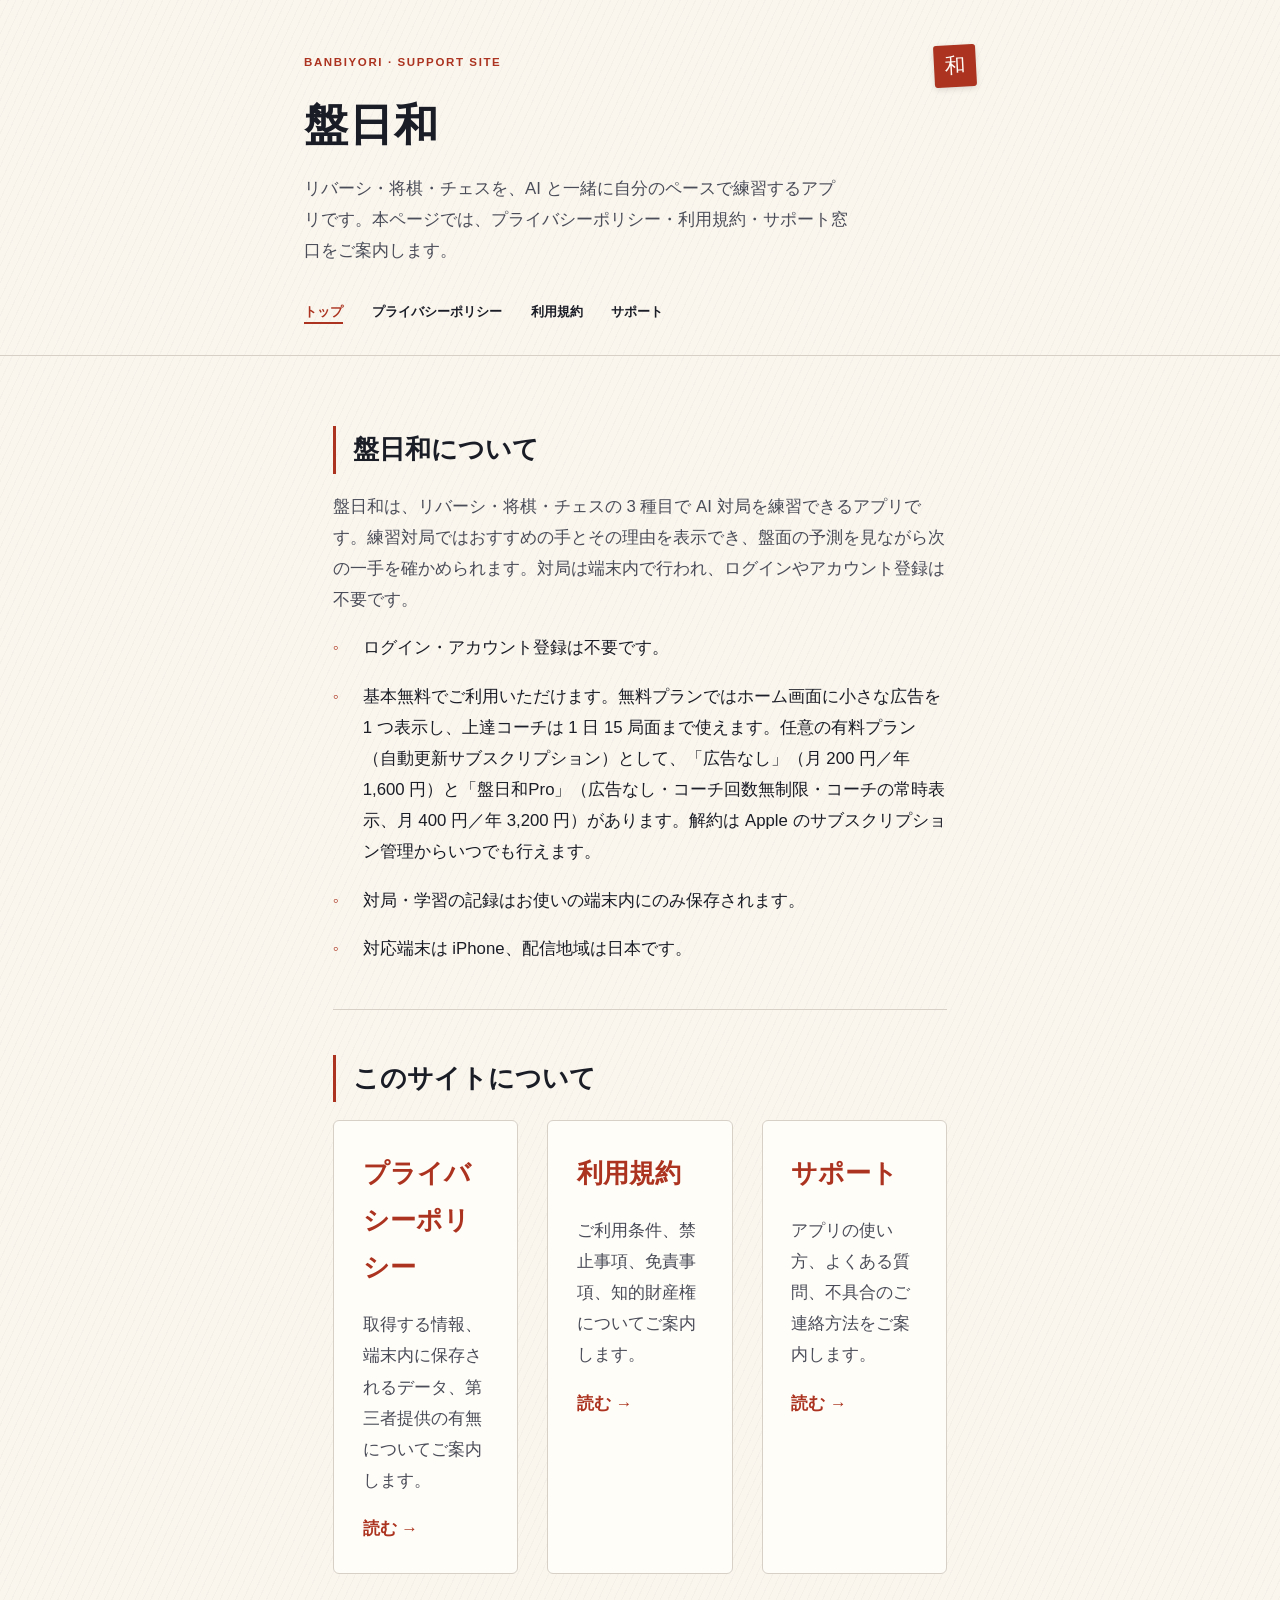
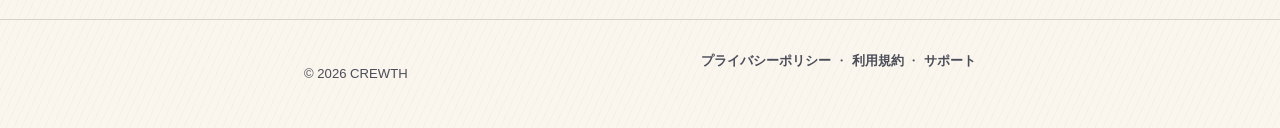
<file: docs/index.html>
<!doctype html>
<html lang="ja">
<head>
<meta charset="UTF-8" />
<meta name="viewport" content="width=device-width, initial-scale=1" />
<title>盤日和 — サポート・プライバシーポリシー・利用規約</title>
<meta
  name="description"
  content="盤日和（リバーシ・将棋・チェスの練習アプリ）の公開情報ページ。プライバシーポリシー・利用規約・サポート窓口をご案内します。"
/>
<link rel="stylesheet" href="style.css" />
</head>
<body>
<a class="skip-link" href="#main">本文へ移動</a>
<header class="site-header">
  <div class="site-header__inner">
    <span class="seal" aria-hidden="true">和</span>
    <p class="eyebrow">BANBIYORI · SUPPORT SITE</p>
    <h1 class="site-title">盤日和</h1>
    <p class="site-tagline">
      リバーシ・将棋・チェスを、AI と一緒に自分のペースで練習するアプリです。本ページでは、プライバシーポリシー・利用規約・サポート窓口をご案内します。
    </p>
    <nav class="site-nav" aria-label="ページ内ナビゲーション">
      <ul>
        <li><a href="index.html" aria-current="page">トップ</a></li>
        <li><a href="privacy.html">プライバシーポリシー</a></li>
        <li><a href="terms.html">利用規約</a></li>
        <li><a href="support.html">サポート</a></li>
      </ul>
    </nav>
  </div>
</header>

<main id="main">
  <section aria-labelledby="about-heading">
    <h2 id="about-heading">盤日和について</h2>
    <p>
      盤日和は、リバーシ・将棋・チェスの 3 種目で AI 対局を練習できるアプリです。練習対局ではおすすめの手とその理由を表示でき、盤面の予測を見ながら次の一手を確かめられます。対局は端末内で行われ、ログインやアカウント登録は不要です。
    </p>
    <ul class="fact-list">
      <li>ログイン・アカウント登録は不要です。</li>
      <li>基本無料でご利用いただけます。無料プランではホーム画面に小さな広告を 1 つ表示し、上達コーチは 1 日 15 局面まで使えます。任意の有料プラン（自動更新サブスクリプション）として、「広告なし」（月 200 円／年 1,600 円）と「盤日和Pro」（広告なし・コーチ回数無制限・コーチの常時表示、月 400 円／年 3,200 円）があります。解約は Apple のサブスクリプション管理からいつでも行えます。</li>
      <li>対局・学習の記録はお使いの端末内にのみ保存されます。</li>
      <li>対応端末は iPhone、配信地域は日本です。</li>
    </ul>
  </section>

  <section aria-labelledby="links-heading">
    <h2 id="links-heading">このサイトについて</h2>
    <div class="index-grid">
      <article class="index-card">
        <h2><a href="privacy.html">プライバシーポリシー</a></h2>
        <p>取得する情報、端末内に保存されるデータ、第三者提供の有無についてご案内します。</p>
        <a href="privacy.html">読む →</a>
      </article>
      <article class="index-card">
        <h2><a href="terms.html">利用規約</a></h2>
        <p>ご利用条件、禁止事項、免責事項、知的財産権についてご案内します。</p>
        <a href="terms.html">読む →</a>
      </article>
      <article class="index-card">
        <h2><a href="support.html">サポート</a></h2>
        <p>アプリの使い方、よくある質問、不具合のご連絡方法をご案内します。</p>
        <a href="support.html">読む →</a>
      </article>
    </div>
  </section>
</main>

<footer class="site-footer">
  <div class="site-footer__inner">
    <p>&copy; 2026 CREWTH</p>
    <nav aria-label="フッターナビゲーション">
      <a href="privacy.html">プライバシーポリシー</a> ・
      <a href="terms.html">利用規約</a> ・
      <a href="support.html">サポート</a>
    </nav>
  </div>
</footer>
</body>
</html>
</file>
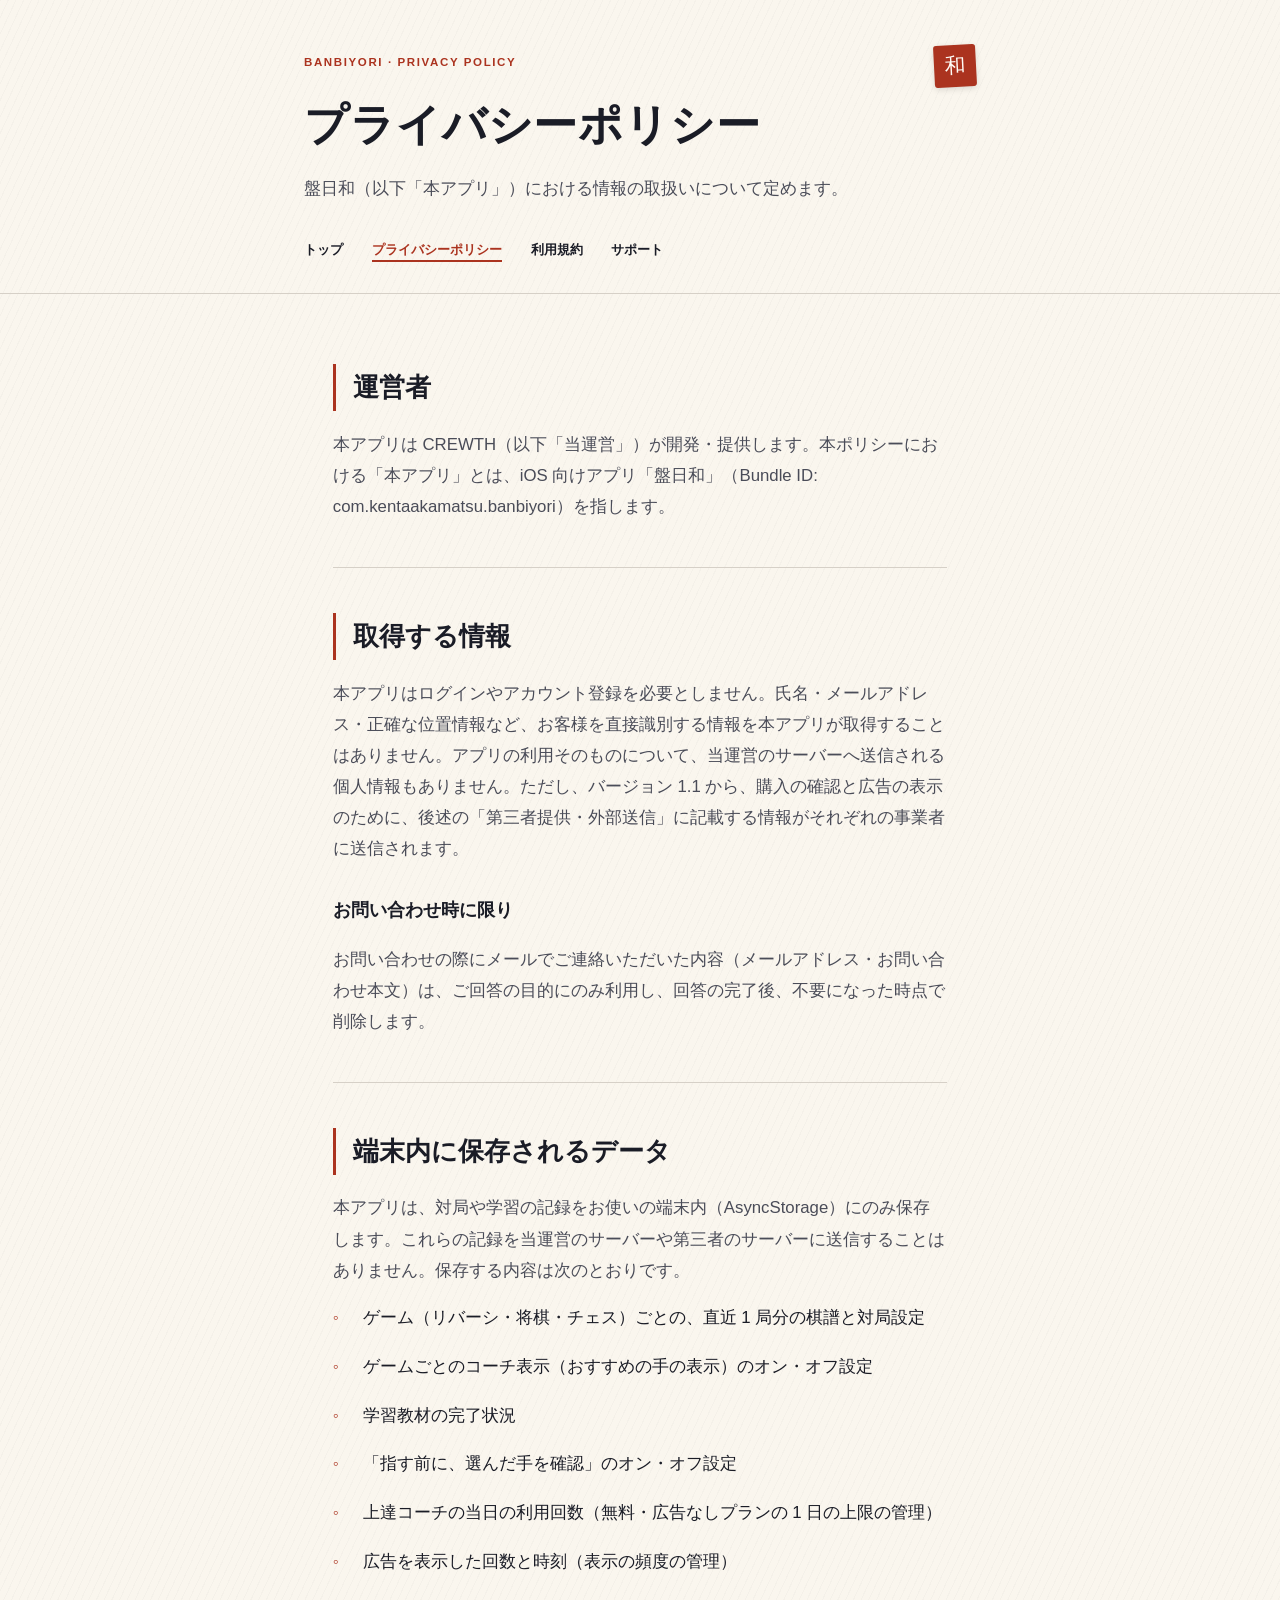
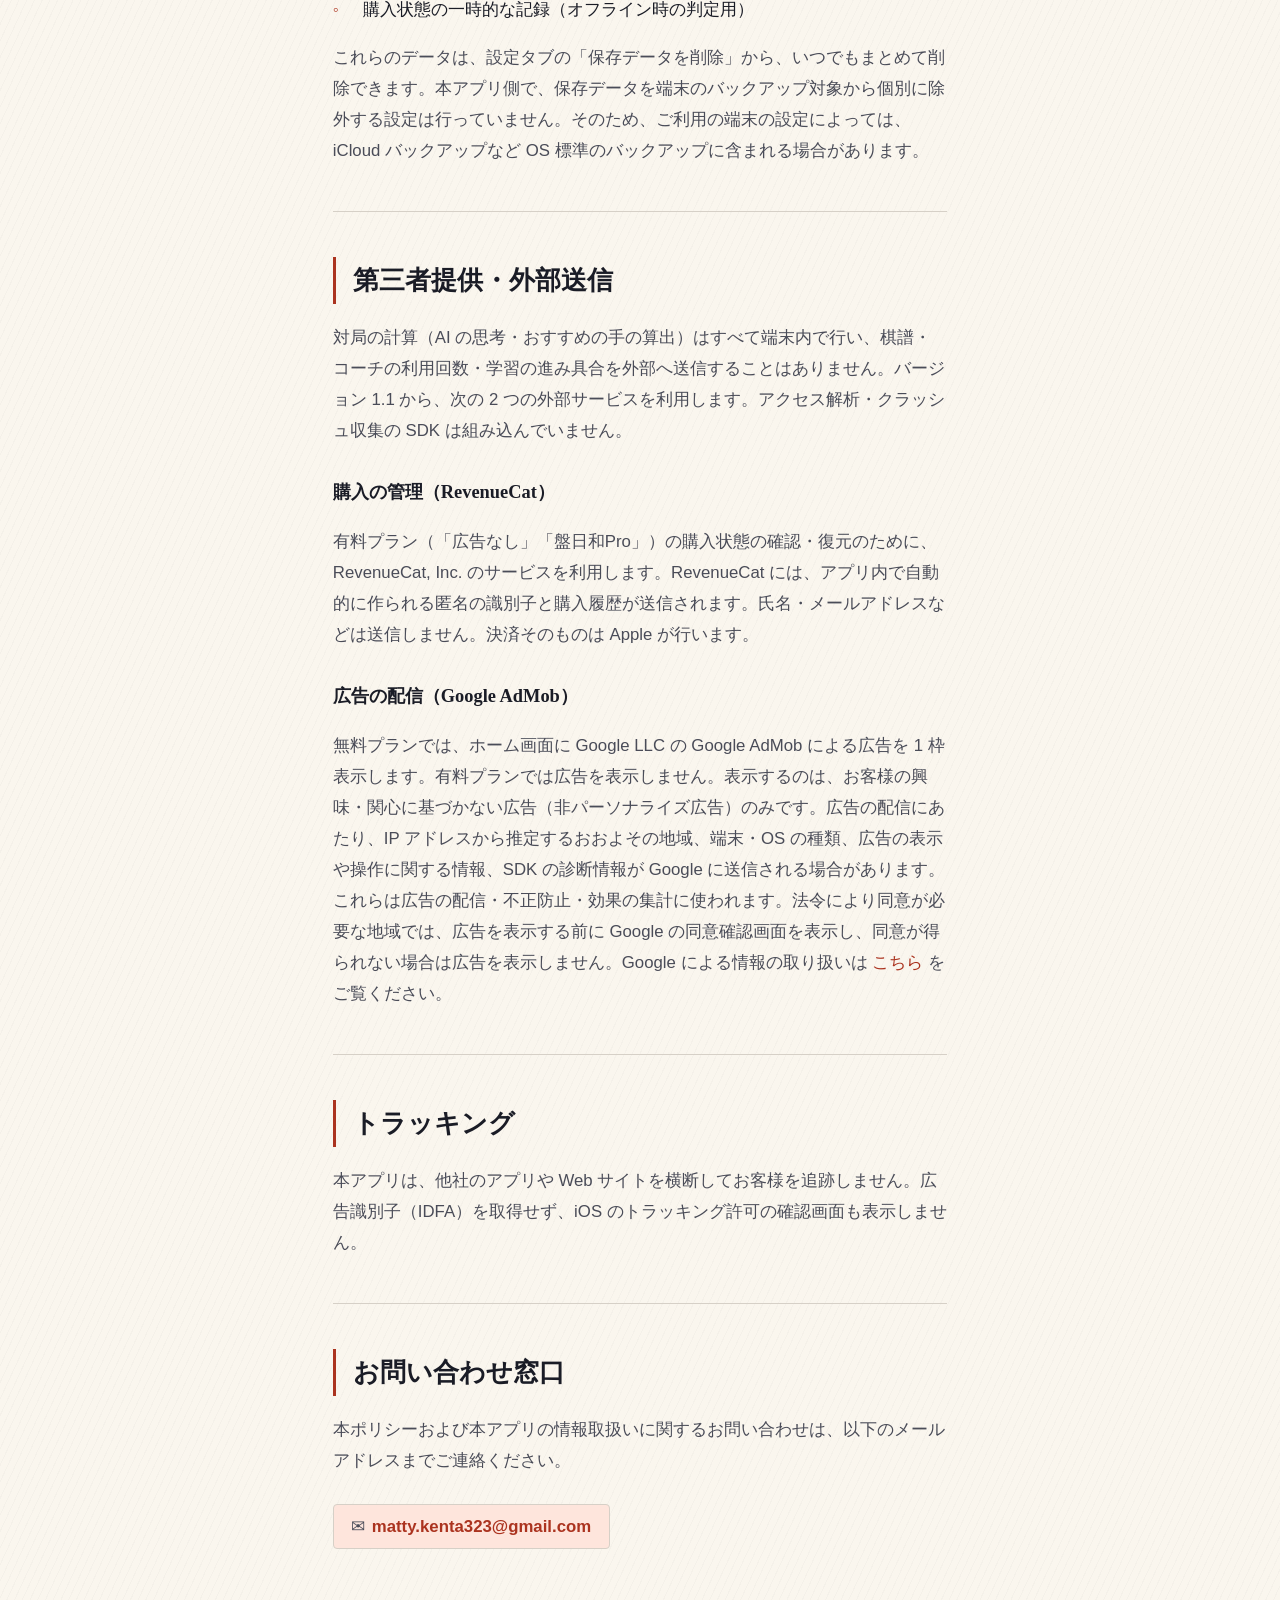
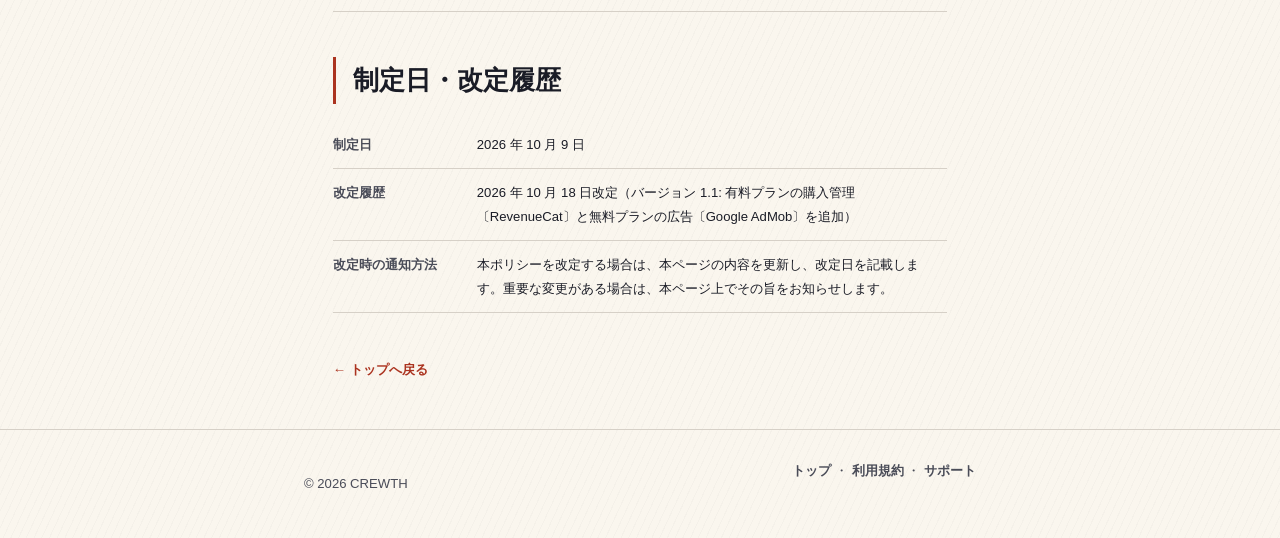
<file: docs/privacy.html>
<!doctype html>
<html lang="ja">
<head>
<meta charset="UTF-8" />
<meta name="viewport" content="width=device-width, initial-scale=1" />
<title>プライバシーポリシー — 盤日和</title>
<meta
  name="description"
  content="盤日和のプライバシーポリシー。取得する情報、端末内に保存されるデータ、第三者提供の有無、お問い合わせ窓口をご案内します。"
/>
<link rel="stylesheet" href="style.css" />
</head>
<body>
<a class="skip-link" href="#main">本文へ移動</a>
<header class="site-header">
  <div class="site-header__inner">
    <span class="seal" aria-hidden="true">和</span>
    <p class="eyebrow">BANBIYORI · PRIVACY POLICY</p>
    <h1 class="site-title">プライバシーポリシー</h1>
    <p class="site-tagline">盤日和（以下「本アプリ」）における情報の取扱いについて定めます。</p>
    <nav class="site-nav" aria-label="ページ内ナビゲーション">
      <ul>
        <li><a href="index.html">トップ</a></li>
        <li><a href="privacy.html" aria-current="page">プライバシーポリシー</a></li>
        <li><a href="terms.html">利用規約</a></li>
        <li><a href="support.html">サポート</a></li>
      </ul>
    </nav>
  </div>
</header>

<main id="main">
  <section aria-labelledby="operator-heading">
    <h2 id="operator-heading">運営者</h2>
    <p>本アプリは CREWTH（以下「当運営」）が開発・提供します。本ポリシーにおける「本アプリ」とは、iOS 向けアプリ「盤日和」（Bundle ID: com.kentaakamatsu.banbiyori）を指します。</p>
  </section>

  <section aria-labelledby="collect-heading">
    <h2 id="collect-heading">取得する情報</h2>
    <p>
      本アプリはログインやアカウント登録を必要としません。氏名・メールアドレス・正確な位置情報など、お客様を直接識別する情報を本アプリが取得することはありません。アプリの利用そのものについて、当運営のサーバーへ送信される個人情報もありません。ただし、バージョン 1.1 から、購入の確認と広告の表示のために、後述の「第三者提供・外部送信」に記載する情報がそれぞれの事業者に送信されます。
    </p>
    <h3>お問い合わせ時に限り</h3>
    <p>
      お問い合わせの際にメールでご連絡いただいた内容（メールアドレス・お問い合わせ本文）は、ご回答の目的にのみ利用し、回答の完了後、不要になった時点で削除します。
    </p>
  </section>

  <section aria-labelledby="ondevice-heading">
    <h2 id="ondevice-heading">端末内に保存されるデータ</h2>
    <p>
      本アプリは、対局や学習の記録をお使いの端末内（AsyncStorage）にのみ保存します。これらの記録を当運営のサーバーや第三者のサーバーに送信することはありません。保存する内容は次のとおりです。
    </p>
    <ul class="fact-list">
      <li>ゲーム（リバーシ・将棋・チェス）ごとの、直近 1 局分の棋譜と対局設定</li>
      <li>ゲームごとのコーチ表示（おすすめの手の表示）のオン・オフ設定</li>
      <li>学習教材の完了状況</li>
      <li>「指す前に、選んだ手を確認」のオン・オフ設定</li>
      <li>上達コーチの当日の利用回数（無料・広告なしプランの 1 日の上限の管理）</li>
      <li>広告を表示した回数と時刻（表示の頻度の管理）</li>
      <li>購入状態の一時的な記録（オフライン時の判定用）</li>
    </ul>
    <p>
      これらのデータは、設定タブの「保存データを削除」から、いつでもまとめて削除できます。本アプリ側で、保存データを端末のバックアップ対象から個別に除外する設定は行っていません。そのため、ご利用の端末の設定によっては、iCloud バックアップなど OS 標準のバックアップに含まれる場合があります。
    </p>
  </section>

  <section aria-labelledby="third-party-heading">
    <h2 id="third-party-heading">第三者提供・外部送信</h2>
    <p>
      対局の計算（AI の思考・おすすめの手の算出）はすべて端末内で行い、棋譜・コーチの利用回数・学習の進み具合を外部へ送信することはありません。バージョン 1.1 から、次の 2 つの外部サービスを利用します。アクセス解析・クラッシュ収集の SDK は組み込んでいません。
    </p>
    <h3>購入の管理（RevenueCat）</h3>
    <p>
      有料プラン（「広告なし」「盤日和Pro」）の購入状態の確認・復元のために、RevenueCat, Inc. のサービスを利用します。RevenueCat には、アプリ内で自動的に作られる匿名の識別子と購入履歴が送信されます。氏名・メールアドレスなどは送信しません。決済そのものは Apple が行います。
    </p>
    <h3>広告の配信（Google AdMob）</h3>
    <p>
      無料プランでは、ホーム画面に Google LLC の Google AdMob による広告を 1 枠表示します。有料プランでは広告を表示しません。表示するのは、お客様の興味・関心に基づかない広告（非パーソナライズ広告）のみです。広告の配信にあたり、IP アドレスから推定するおおよその地域、端末・OS の種類、広告の表示や操作に関する情報、SDK の診断情報が Google に送信される場合があります。これらは広告の配信・不正防止・効果の集計に使われます。法令により同意が必要な地域では、広告を表示する前に Google の同意確認画面を表示し、同意が得られない場合は広告を表示しません。Google による情報の取り扱いは <a href="https://policies.google.com/technologies/partner-sites?hl=ja">こちら</a> をご覧ください。
    </p>
  </section>

  <section aria-labelledby="tracking-heading">
    <h2 id="tracking-heading">トラッキング</h2>
    <p>
      本アプリは、他社のアプリや Web サイトを横断してお客様を追跡しません。広告識別子（IDFA）を取得せず、iOS のトラッキング許可の確認画面も表示しません。
    </p>
  </section>

  <section aria-labelledby="contact-heading">
    <h2 id="contact-heading">お問い合わせ窓口</h2>
    <p>本ポリシーおよび本アプリの情報取扱いに関するお問い合わせは、以下のメールアドレスまでご連絡ください。</p>
    <p class="contact-box">
      <span aria-hidden="true">✉</span>
      <a href="mailto:matty.kenta323@gmail.com">matty.kenta323@gmail.com</a>
    </p>
  </section>

  <section aria-labelledby="history-heading">
    <h2 id="history-heading">制定日・改定履歴</h2>
    <table class="meta-table">
      <tbody>
        <tr>
          <th scope="row">制定日</th>
          <td>2026 年 10 月 9 日</td>
        </tr>
        <tr>
          <th scope="row">改定履歴</th>
          <td>2026 年 10 月 18 日改定（バージョン 1.1: 有料プランの購入管理〔RevenueCat〕と無料プランの広告〔Google AdMob〕を追加）</td>
        </tr>
        <tr>
          <th scope="row">改定時の通知方法</th>
          <td>本ポリシーを改定する場合は、本ページの内容を更新し、改定日を記載します。重要な変更がある場合は、本ページ上でその旨をお知らせします。</td>
        </tr>
      </tbody>
    </table>
  </section>

  <a class="back-home" href="index.html">トップへ戻る</a>
</main>

<footer class="site-footer">
  <div class="site-footer__inner">
    <p>&copy; 2026 CREWTH</p>
    <nav aria-label="フッターナビゲーション">
      <a href="index.html">トップ</a> ・
      <a href="terms.html">利用規約</a> ・
      <a href="support.html">サポート</a>
    </nav>
  </div>
</footer>
</body>
</html>
</file>
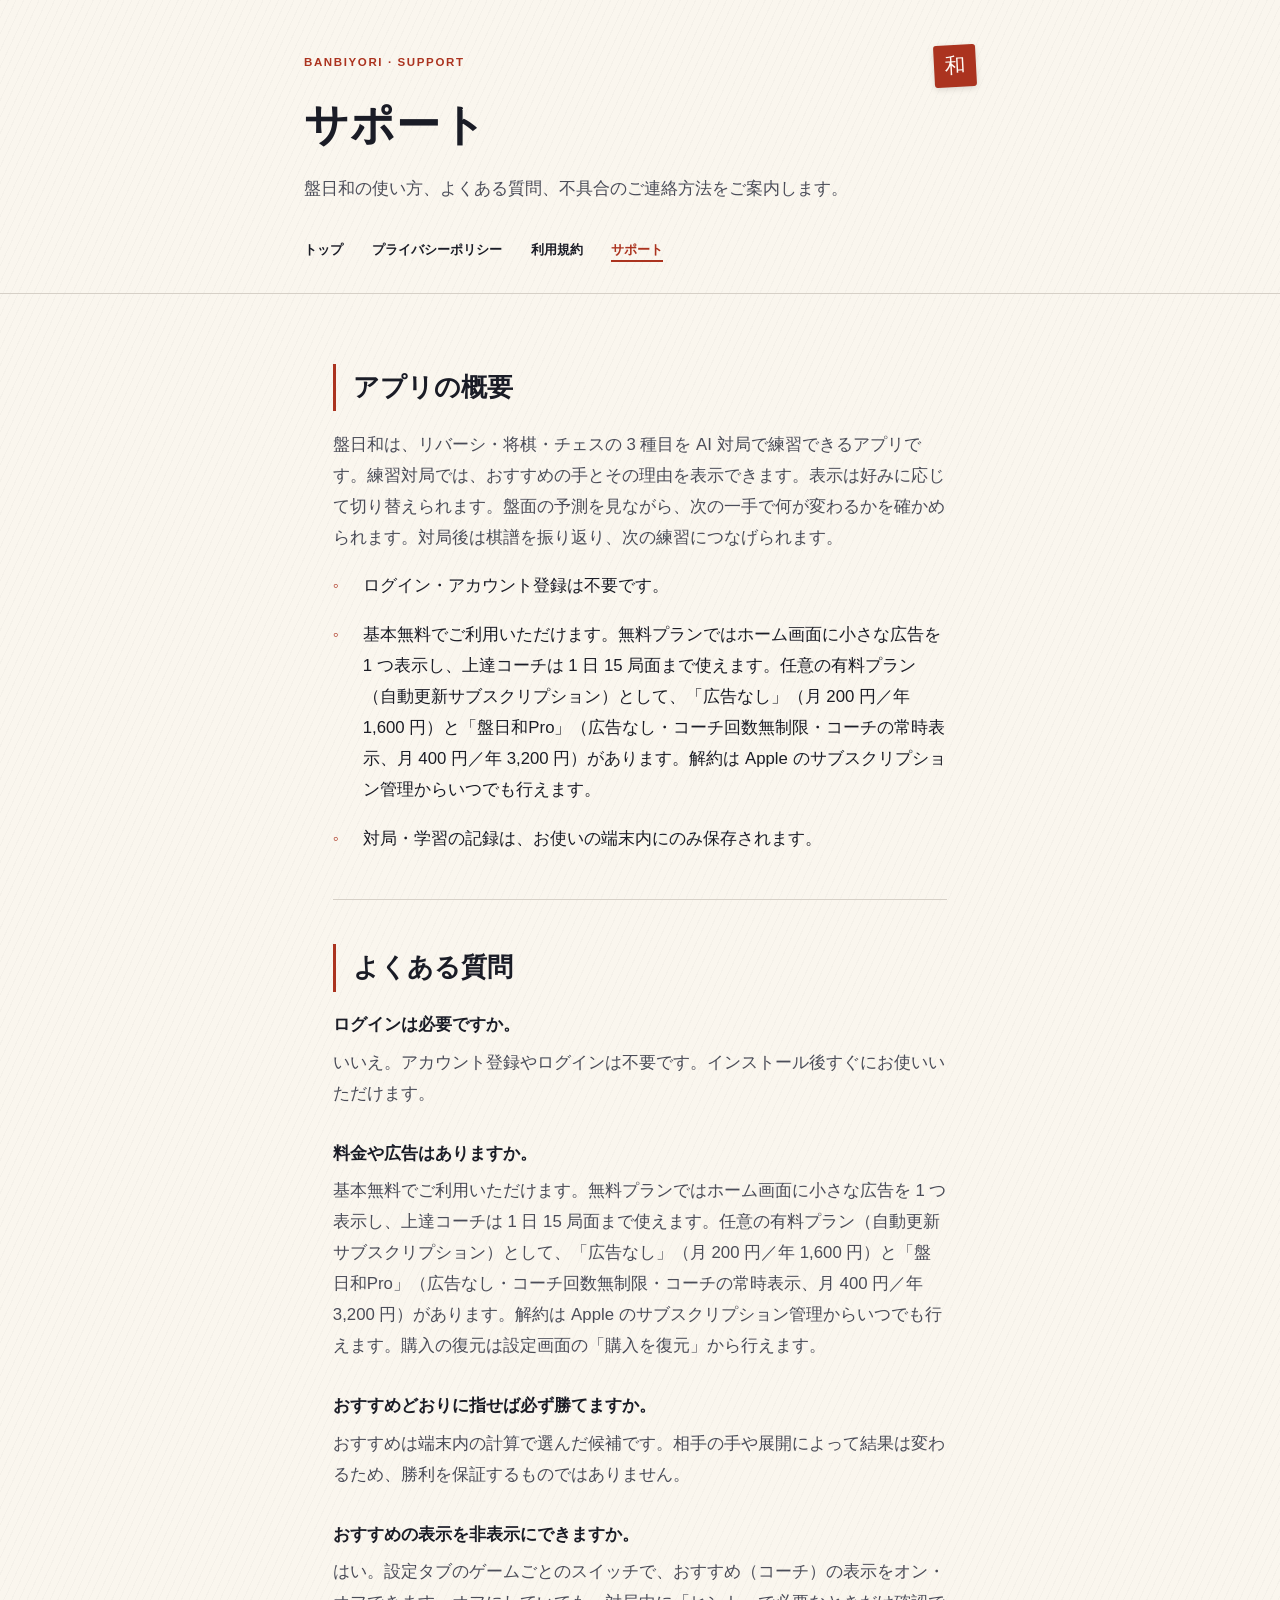
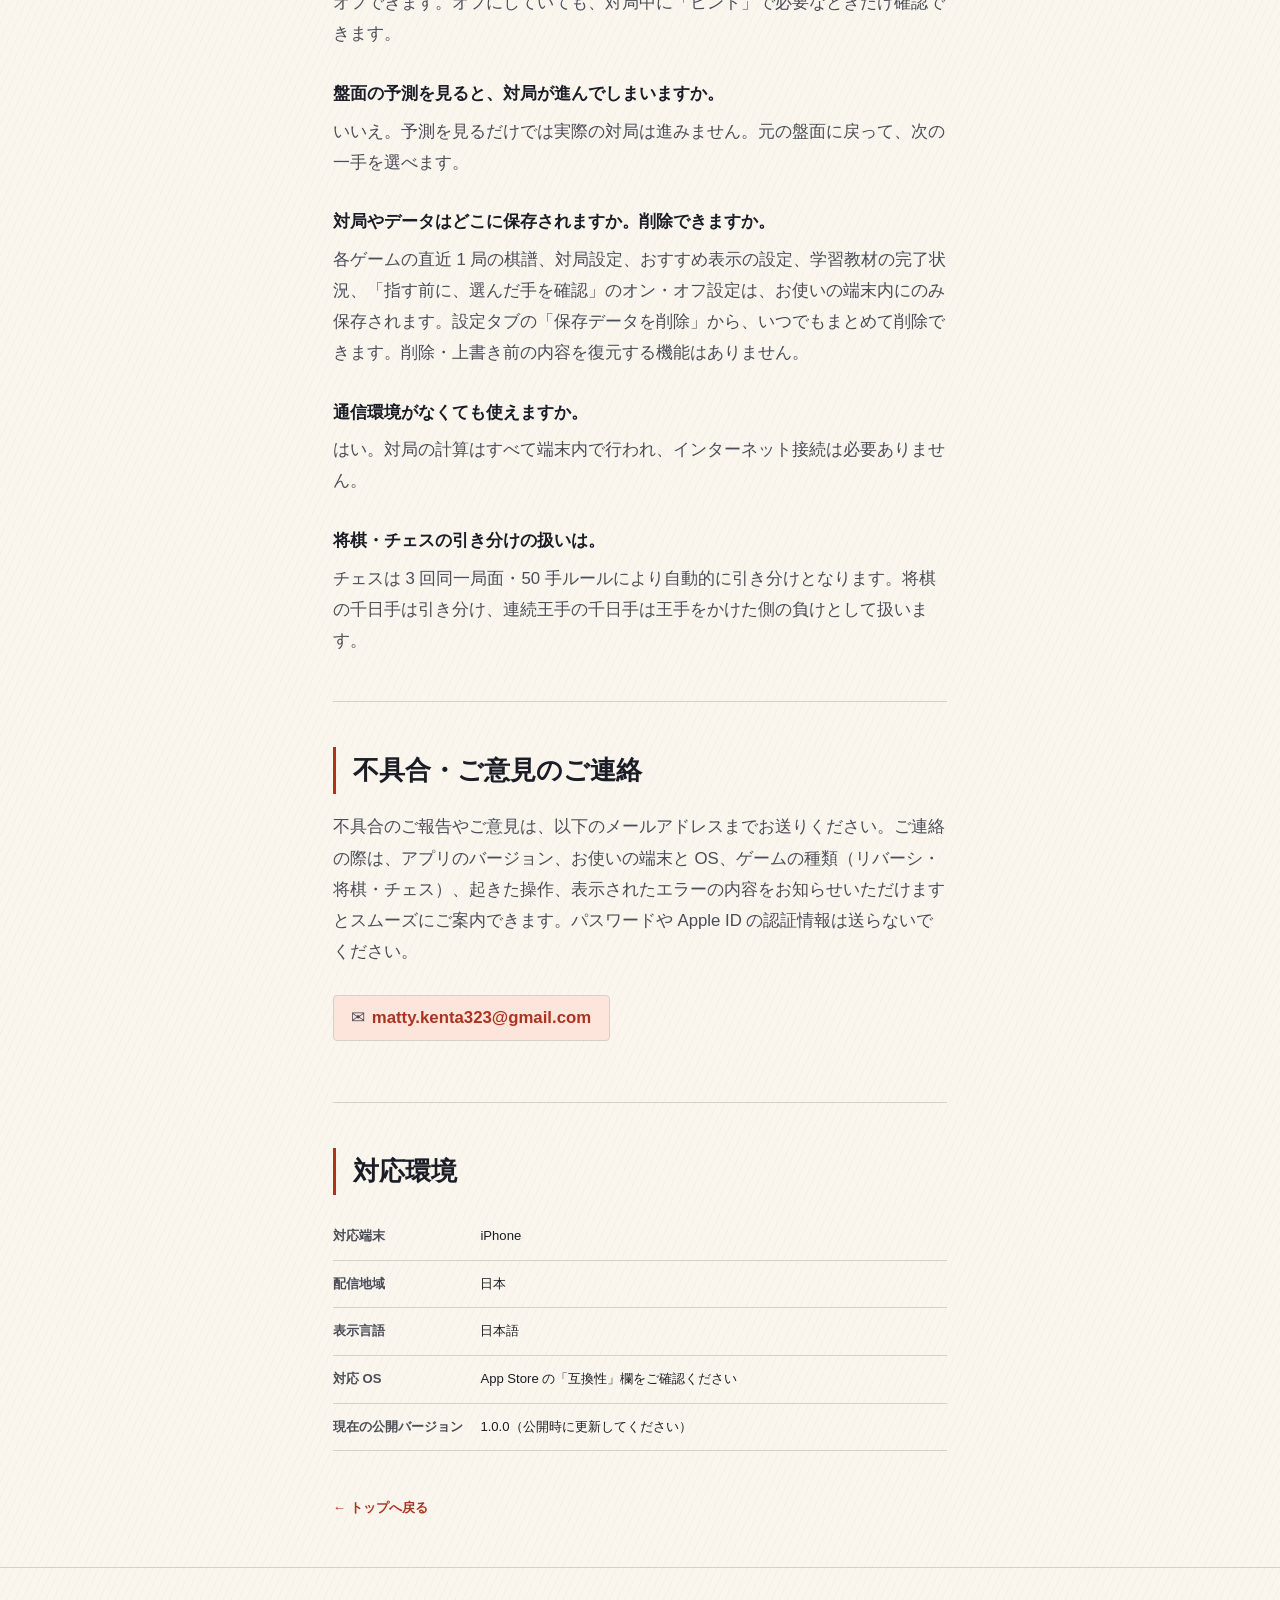
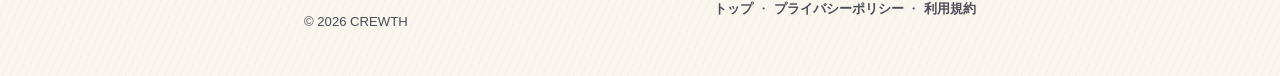
<file: docs/support.html>
<!doctype html>
<html lang="ja">
<head>
<meta charset="UTF-8" />
<meta name="viewport" content="width=device-width, initial-scale=1" />
<title>サポート — 盤日和</title>
<meta
  name="description"
  content="盤日和のサポートページ。アプリの概要、よくある質問、不具合のご連絡方法、対応環境をご案内します。"
/>
<link rel="stylesheet" href="style.css" />
</head>
<body>
<a class="skip-link" href="#main">本文へ移動</a>
<header class="site-header">
  <div class="site-header__inner">
    <span class="seal" aria-hidden="true">和</span>
    <p class="eyebrow">BANBIYORI · SUPPORT</p>
    <h1 class="site-title">サポート</h1>
    <p class="site-tagline">盤日和の使い方、よくある質問、不具合のご連絡方法をご案内します。</p>
    <nav class="site-nav" aria-label="ページ内ナビゲーション">
      <ul>
        <li><a href="index.html">トップ</a></li>
        <li><a href="privacy.html">プライバシーポリシー</a></li>
        <li><a href="terms.html">利用規約</a></li>
        <li><a href="support.html" aria-current="page">サポート</a></li>
      </ul>
    </nav>
  </div>
</header>

<main id="main">
  <section aria-labelledby="overview-heading">
    <h2 id="overview-heading">アプリの概要</h2>
    <p>
      盤日和は、リバーシ・将棋・チェスの 3 種目を AI 対局で練習できるアプリです。練習対局では、おすすめの手とその理由を表示できます。表示は好みに応じて切り替えられます。盤面の予測を見ながら、次の一手で何が変わるかを確かめられます。対局後は棋譜を振り返り、次の練習につなげられます。
    </p>
    <ul class="fact-list">
      <li>ログイン・アカウント登録は不要です。</li>
      <li>基本無料でご利用いただけます。無料プランではホーム画面に小さな広告を 1 つ表示し、上達コーチは 1 日 15 局面まで使えます。任意の有料プラン（自動更新サブスクリプション）として、「広告なし」（月 200 円／年 1,600 円）と「盤日和Pro」（広告なし・コーチ回数無制限・コーチの常時表示、月 400 円／年 3,200 円）があります。解約は Apple のサブスクリプション管理からいつでも行えます。</li>
      <li>対局・学習の記録は、お使いの端末内にのみ保存されます。</li>
    </ul>
  </section>

  <section aria-labelledby="faq-heading">
    <h2 id="faq-heading">よくある質問</h2>
    <dl class="qa">
      <dt>ログインは必要ですか。</dt>
      <dd>いいえ。アカウント登録やログインは不要です。インストール後すぐにお使いいただけます。</dd>

      <dt>料金や広告はありますか。</dt>
      <dd>基本無料でご利用いただけます。無料プランではホーム画面に小さな広告を 1 つ表示し、上達コーチは 1 日 15 局面まで使えます。任意の有料プラン（自動更新サブスクリプション）として、「広告なし」（月 200 円／年 1,600 円）と「盤日和Pro」（広告なし・コーチ回数無制限・コーチの常時表示、月 400 円／年 3,200 円）があります。解約は Apple のサブスクリプション管理からいつでも行えます。購入の復元は設定画面の「購入を復元」から行えます。</dd>

      <dt>おすすめどおりに指せば必ず勝てますか。</dt>
      <dd>おすすめは端末内の計算で選んだ候補です。相手の手や展開によって結果は変わるため、勝利を保証するものではありません。</dd>

      <dt>おすすめの表示を非表示にできますか。</dt>
      <dd>はい。設定タブのゲームごとのスイッチで、おすすめ（コーチ）の表示をオン・オフできます。オフにしていても、対局中に「ヒント」で必要なときだけ確認できます。</dd>

      <dt>盤面の予測を見ると、対局が進んでしまいますか。</dt>
      <dd>いいえ。予測を見るだけでは実際の対局は進みません。元の盤面に戻って、次の一手を選べます。</dd>

      <dt>対局やデータはどこに保存されますか。削除できますか。</dt>
      <dd>
        各ゲームの直近 1 局の棋譜、対局設定、おすすめ表示の設定、学習教材の完了状況、「指す前に、選んだ手を確認」のオン・オフ設定は、お使いの端末内にのみ保存されます。設定タブの「保存データを削除」から、いつでもまとめて削除できます。削除・上書き前の内容を復元する機能はありません。
      </dd>

      <dt>通信環境がなくても使えますか。</dt>
      <dd>はい。対局の計算はすべて端末内で行われ、インターネット接続は必要ありません。</dd>

      <dt>将棋・チェスの引き分けの扱いは。</dt>
      <dd>
        チェスは 3 回同一局面・50 手ルールにより自動的に引き分けとなります。将棋の千日手は引き分け、連続王手の千日手は王手をかけた側の負けとして扱います。
      </dd>
    </dl>
  </section>

  <section aria-labelledby="contact-heading">
    <h2 id="contact-heading">不具合・ご意見のご連絡</h2>
    <p>
      不具合のご報告やご意見は、以下のメールアドレスまでお送りください。ご連絡の際は、アプリのバージョン、お使いの端末と OS、ゲームの種類（リバーシ・将棋・チェス）、起きた操作、表示されたエラーの内容をお知らせいただけますとスムーズにご案内できます。パスワードや Apple ID の認証情報は送らないでください。
    </p>
    <p class="contact-box">
      <span aria-hidden="true">✉</span>
      <a href="mailto:matty.kenta323@gmail.com">matty.kenta323@gmail.com</a>
    </p>
  </section>

  <section aria-labelledby="requirements-heading">
    <h2 id="requirements-heading">対応環境</h2>
    <table class="meta-table">
      <tbody>
        <tr>
          <th scope="row">対応端末</th>
          <td>iPhone</td>
        </tr>
        <tr>
          <th scope="row">配信地域</th>
          <td>日本</td>
        </tr>
        <tr>
          <th scope="row">表示言語</th>
          <td>日本語</td>
        </tr>
        <tr>
          <th scope="row">対応 OS</th>
          <td>App Store の「互換性」欄をご確認ください</td>
        </tr>
        <tr>
          <th scope="row">現在の公開バージョン</th>
          <td>1.0.0（公開時に更新してください）</td>
        </tr>
      </tbody>
    </table>
  </section>

  <a class="back-home" href="index.html">トップへ戻る</a>
</main>

<footer class="site-footer">
  <div class="site-footer__inner">
    <p>&copy; 2026 CREWTH</p>
    <nav aria-label="フッターナビゲーション">
      <a href="index.html">トップ</a> ・
      <a href="privacy.html">プライバシーポリシー</a> ・
      <a href="terms.html">利用規約</a>
    </nav>
  </div>
</footer>
</body>
</html>
</file>
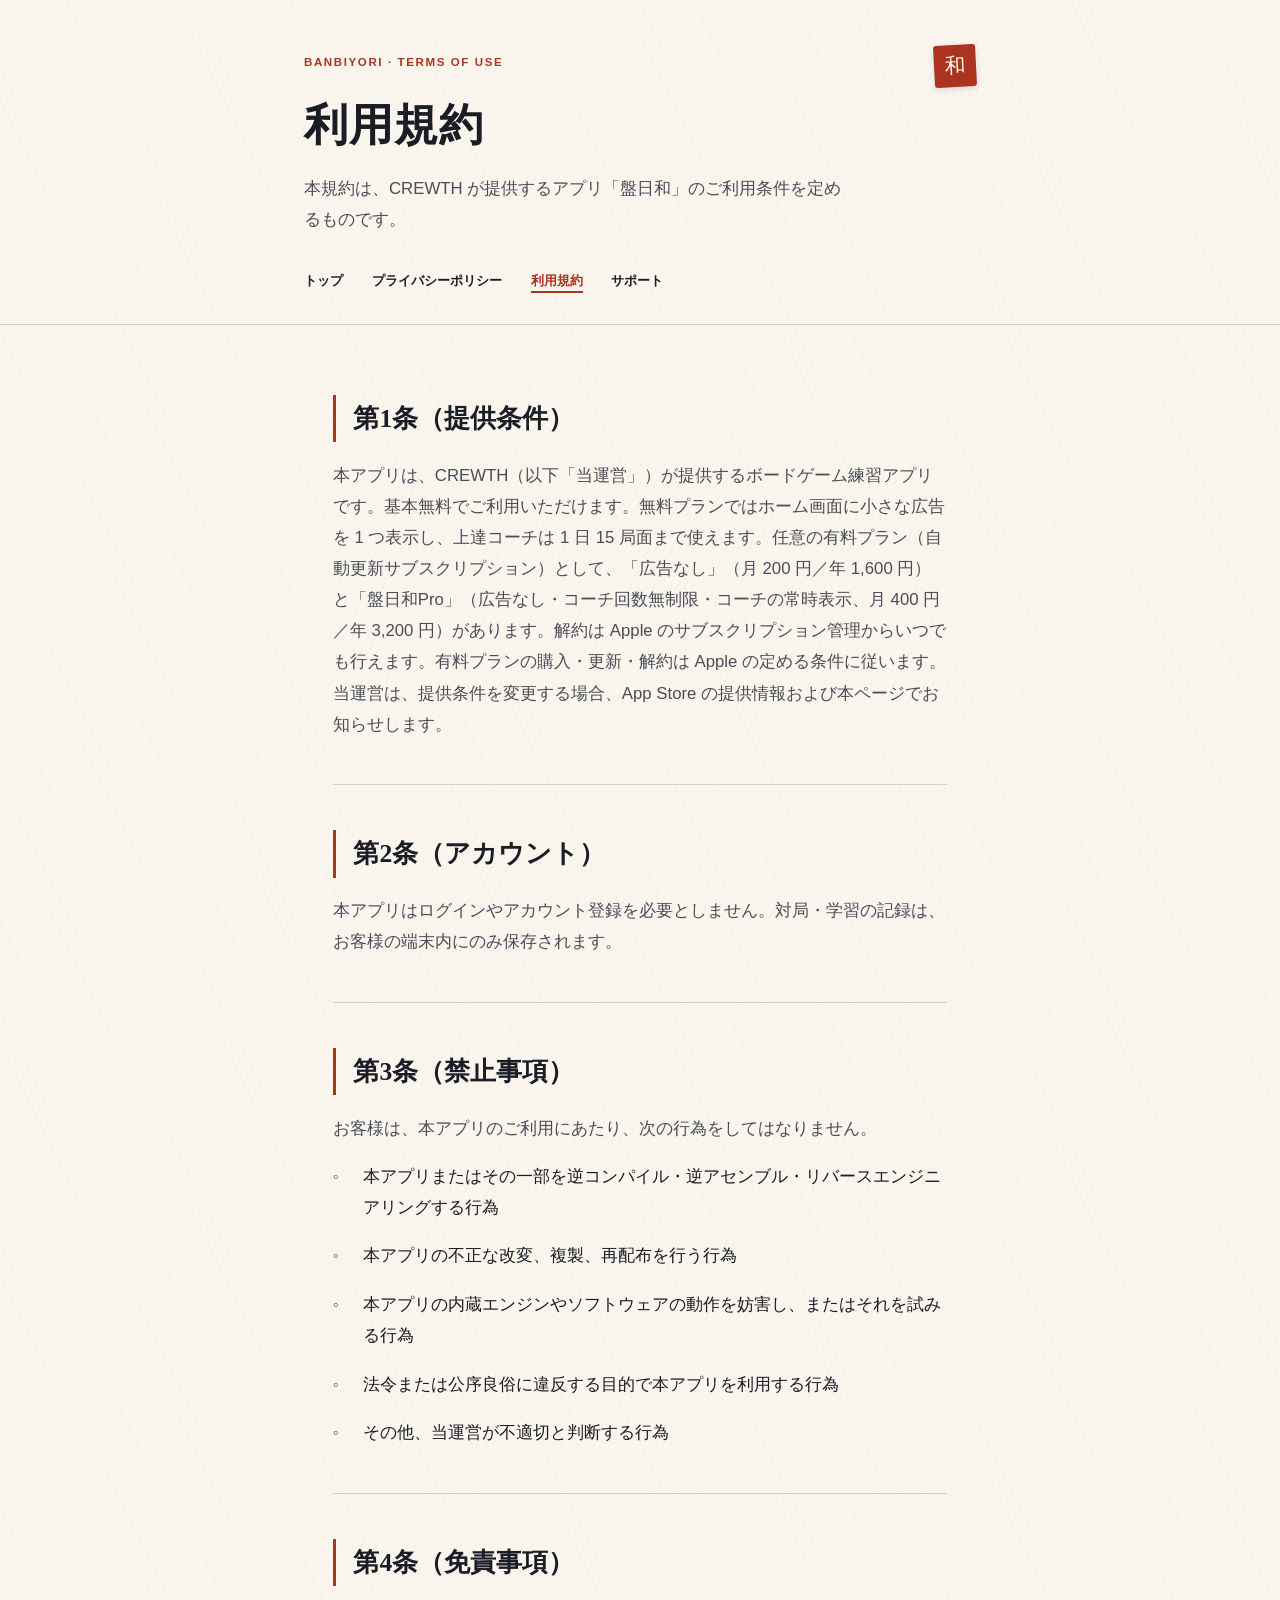
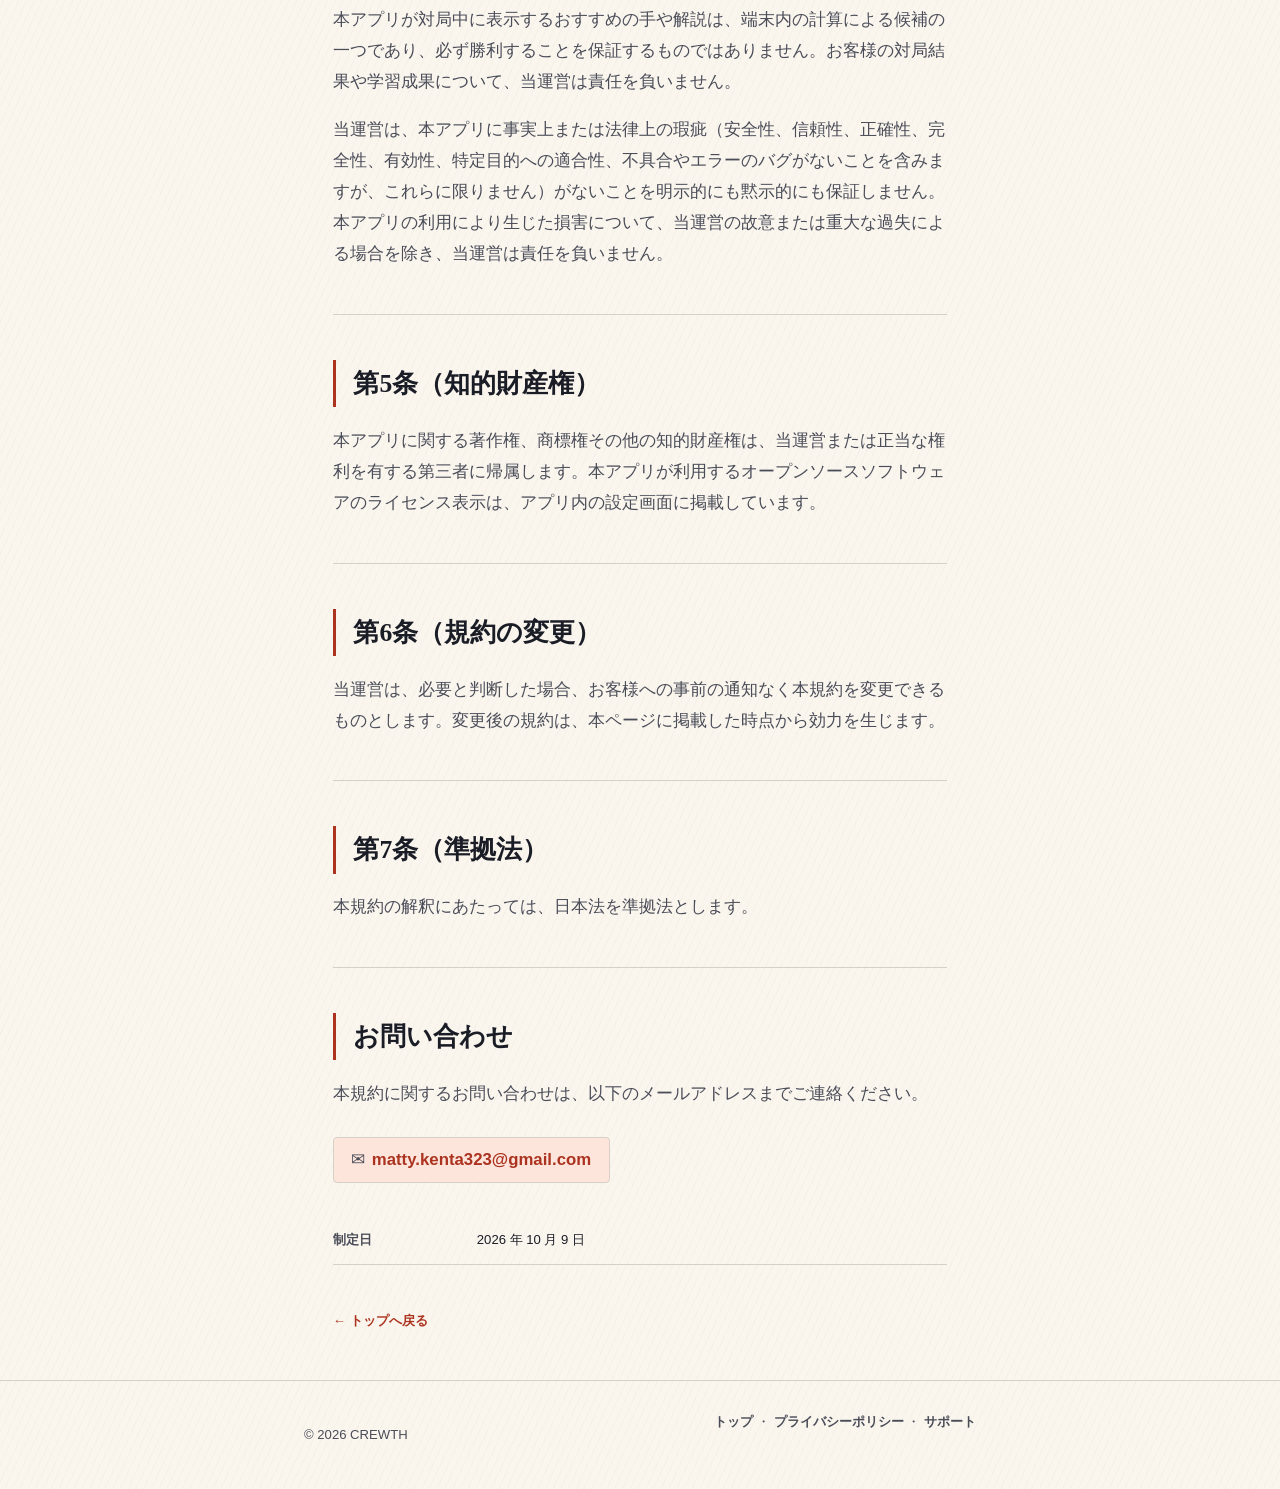
<file: docs/terms.html>
<!doctype html>
<html lang="ja">
<head>
<meta charset="UTF-8" />
<meta name="viewport" content="width=device-width, initial-scale=1" />
<title>利用規約 — 盤日和</title>
<meta
  name="description"
  content="盤日和の利用規約。提供条件、禁止事項、免責事項、知的財産権、準拠法についてご案内します。"
/>
<link rel="stylesheet" href="style.css" />
</head>
<body>
<a class="skip-link" href="#main">本文へ移動</a>
<header class="site-header">
  <div class="site-header__inner">
    <span class="seal" aria-hidden="true">和</span>
    <p class="eyebrow">BANBIYORI · TERMS OF USE</p>
    <h1 class="site-title">利用規約</h1>
    <p class="site-tagline">本規約は、CREWTH が提供するアプリ「盤日和」のご利用条件を定めるものです。</p>
    <nav class="site-nav" aria-label="ページ内ナビゲーション">
      <ul>
        <li><a href="index.html">トップ</a></li>
        <li><a href="privacy.html">プライバシーポリシー</a></li>
        <li><a href="terms.html" aria-current="page">利用規約</a></li>
        <li><a href="support.html">サポート</a></li>
      </ul>
    </nav>
  </div>
</header>

<main id="main">
  <section aria-labelledby="provision-heading">
    <h2 id="provision-heading">第1条（提供条件）</h2>
    <p>
      本アプリは、CREWTH（以下「当運営」）が提供するボードゲーム練習アプリです。基本無料でご利用いただけます。無料プランではホーム画面に小さな広告を 1 つ表示し、上達コーチは 1 日 15 局面まで使えます。任意の有料プラン（自動更新サブスクリプション）として、「広告なし」（月 200 円／年 1,600 円）と「盤日和Pro」（広告なし・コーチ回数無制限・コーチの常時表示、月 400 円／年 3,200 円）があります。解約は Apple のサブスクリプション管理からいつでも行えます。有料プランの購入・更新・解約は Apple の定める条件に従います。当運営は、提供条件を変更する場合、App Store の提供情報および本ページでお知らせします。
    </p>
  </section>

  <section aria-labelledby="account-heading">
    <h2 id="account-heading">第2条（アカウント）</h2>
    <p>本アプリはログインやアカウント登録を必要としません。対局・学習の記録は、お客様の端末内にのみ保存されます。</p>
  </section>

  <section aria-labelledby="prohibited-heading">
    <h2 id="prohibited-heading">第3条（禁止事項）</h2>
    <p>お客様は、本アプリのご利用にあたり、次の行為をしてはなりません。</p>
    <ul class="fact-list">
      <li>本アプリまたはその一部を逆コンパイル・逆アセンブル・リバースエンジニアリングする行為</li>
      <li>本アプリの不正な改変、複製、再配布を行う行為</li>
      <li>本アプリの内蔵エンジンやソフトウェアの動作を妨害し、またはそれを試みる行為</li>
      <li>法令または公序良俗に違反する目的で本アプリを利用する行為</li>
      <li>その他、当運営が不適切と判断する行為</li>
    </ul>
  </section>

  <section aria-labelledby="disclaimer-heading">
    <h2 id="disclaimer-heading">第4条（免責事項）</h2>
    <p>
      本アプリが対局中に表示するおすすめの手や解説は、端末内の計算による候補の一つであり、必ず勝利することを保証するものではありません。お客様の対局結果や学習成果について、当運営は責任を負いません。
    </p>
    <p>
      当運営は、本アプリに事実上または法律上の瑕疵（安全性、信頼性、正確性、完全性、有効性、特定目的への適合性、不具合やエラーのバグがないことを含みますが、これらに限りません）がないことを明示的にも黙示的にも保証しません。本アプリの利用により生じた損害について、当運営の故意または重大な過失による場合を除き、当運営は責任を負いません。
    </p>
  </section>

  <section aria-labelledby="ip-heading">
    <h2 id="ip-heading">第5条（知的財産権）</h2>
    <p>
      本アプリに関する著作権、商標権その他の知的財産権は、当運営または正当な権利を有する第三者に帰属します。本アプリが利用するオープンソースソフトウェアのライセンス表示は、アプリ内の設定画面に掲載しています。
    </p>
  </section>

  <section aria-labelledby="change-heading">
    <h2 id="change-heading">第6条（規約の変更）</h2>
    <p>
      当運営は、必要と判断した場合、お客様への事前の通知なく本規約を変更できるものとします。変更後の規約は、本ページに掲載した時点から効力を生じます。
    </p>
  </section>

  <section aria-labelledby="law-heading">
    <h2 id="law-heading">第7条（準拠法）</h2>
    <p>本規約の解釈にあたっては、日本法を準拠法とします。</p>
  </section>

  <section aria-labelledby="terms-contact-heading">
    <h2 id="terms-contact-heading">お問い合わせ</h2>
    <p>本規約に関するお問い合わせは、以下のメールアドレスまでご連絡ください。</p>
    <p class="contact-box">
      <span aria-hidden="true">✉</span>
      <a href="mailto:matty.kenta323@gmail.com">matty.kenta323@gmail.com</a>
    </p>
    <table class="meta-table">
      <tbody>
        <tr>
          <th scope="row">制定日</th>
          <td>2026 年 10 月 9 日</td>
        </tr>
      </tbody>
    </table>
  </section>

  <a class="back-home" href="index.html">トップへ戻る</a>
</main>

<footer class="site-footer">
  <div class="site-footer__inner">
    <p>&copy; 2026 CREWTH</p>
    <nav aria-label="フッターナビゲーション">
      <a href="index.html">トップ</a> ・
      <a href="privacy.html">プライバシーポリシー</a> ・
      <a href="support.html">サポート</a>
    </nav>
  </div>
</footer>
</body>
</html>
</file>
<file: docs/style.css>
/* 盤日和 公開ページ共通スタイル — 静的・依存なし（外部フォント・CDN 不使用） */

:root {
  /* 和紙と日向を基調にした配色。色は CSS カスタムプロパティに集約し、各ページでの直接指定を禁じる。 */
  --color-paper: oklch(97.5% 0.012 85);
  --color-surface: oklch(99.3% 0.006 85);
  --color-ink: oklch(23% 0.02 275);
  --color-ink-soft: oklch(42% 0.02 275);
  --color-line: oklch(86% 0.014 80);
  --color-accent: oklch(50% 0.16 32);
  --color-accent-soft: oklch(94% 0.03 40);
  --color-focus: oklch(50% 0.16 32);

  --font-serif: "Hiragino Mincho ProN", "Yu Mincho", "Noto Serif JP", serif;
  --font-sans: "Hiragino Kaku Gothic ProN", "Yu Gothic", "Noto Sans JP",
    sans-serif;

  --text-eyebrow: 0.72rem;
  --text-body: clamp(0.95rem, 0.9rem + 0.2vw, 1.05rem);
  --text-small: 0.82rem;
  --text-h1: clamp(1.9rem, 1.5rem + 1.6vw, 2.8rem);
  --text-h2: clamp(1.3rem, 1.15rem + 0.6vw, 1.6rem);
  --text-h3: clamp(1.05rem, 1rem + 0.2vw, 1.15rem);

  --space-2xs: 0.4rem;
  --space-xs: 0.7rem;
  --space-sm: 1.1rem;
  --space-md: 1.8rem;
  --space-lg: 2.8rem;
  --space-xl: clamp(2.6rem, 2rem + 3vw, 4.5rem);

  --measure: 42rem;
  --duration-fast: 150ms;
  --duration-normal: 260ms;
  --ease-out-expo: cubic-bezier(0.16, 1, 0.3, 1);

  color-scheme: light;
}

* {
  box-sizing: border-box;
}

html,
body {
  margin: 0;
  padding: 0;
}

body {
  background-color: var(--color-paper);
  background-image: repeating-linear-gradient(
    115deg,
    oklch(93% 0.01 85 / 35%) 0px,
    oklch(93% 0.01 85 / 35%) 1px,
    transparent 1px,
    transparent 7px
  );
  color: var(--color-ink);
  font-family: var(--font-sans);
  font-size: var(--text-body);
  line-height: 1.85;
  -webkit-font-smoothing: antialiased;
  text-rendering: optimizeLegibility;
}

img {
  max-width: 100%;
  display: block;
}

a {
  color: var(--color-accent);
  text-decoration: none;
}

a:focus-visible,
button:focus-visible {
  outline: 2px solid var(--color-focus);
  outline-offset: 3px;
  border-radius: 2px;
}

.skip-link {
  position: absolute;
  left: -9999px;
  top: auto;
}

.skip-link:focus {
  left: var(--space-sm);
  top: var(--space-sm);
  z-index: 10;
  background: var(--color-surface);
  padding: var(--space-2xs) var(--space-sm);
  border: 1px solid var(--color-line);
}

.site-header {
  border-bottom: 1px solid var(--color-line);
  padding: var(--space-lg) var(--space-md) var(--space-md);
  position: relative;
}

.site-header__inner {
  max-width: var(--measure);
  margin: 0 auto;
  position: relative;
}

.seal {
  position: absolute;
  top: 0;
  right: 0;
  width: 2.6rem;
  height: 2.6rem;
  background: var(--color-accent);
  color: var(--color-surface);
  border-radius: 3px;
  display: flex;
  align-items: center;
  justify-content: center;
  font-family: var(--font-serif);
  font-size: 1.3rem;
  line-height: 1;
  transform: rotate(-3deg);
  box-shadow: 0 2px 6px oklch(0% 0 0 / 12%);
}

.eyebrow {
  display: inline-block;
  font-size: var(--text-eyebrow);
  letter-spacing: 0.14em;
  text-transform: uppercase;
  color: var(--color-accent);
  font-weight: 600;
  margin: 0 0 var(--space-xs);
}

.site-title {
  font-family: var(--font-serif);
  font-size: var(--text-h1);
  font-weight: 600;
  margin: 0 0 var(--space-2xs);
  padding-right: 3.4rem;
  letter-spacing: 0.02em;
}

.site-tagline {
  color: var(--color-ink-soft);
  margin: 0 0 var(--space-md);
  max-width: 34rem;
}

.site-nav ul {
  display: flex;
  flex-wrap: wrap;
  gap: var(--space-md);
  list-style: none;
  margin: 0;
  padding: 0;
}

.site-nav a {
  color: var(--color-ink);
  font-size: var(--text-small);
  font-weight: 600;
  padding-bottom: 0.3rem;
  position: relative;
}

.site-nav a[aria-current="page"] {
  color: var(--color-accent);
}

.site-nav a::after {
  content: "";
  position: absolute;
  left: 0;
  bottom: 0;
  height: 2px;
  width: 100%;
  background: var(--color-accent);
  transform: scaleX(0);
  transform-origin: left;
  transition: transform var(--duration-normal) var(--ease-out-expo);
}

.site-nav a:hover::after,
.site-nav a:focus-visible::after,
.site-nav a[aria-current="page"]::after {
  transform: scaleX(1);
}

main {
  max-width: var(--measure);
  margin: 0 auto;
  padding: var(--space-xl) var(--space-md) var(--space-lg);
}

main > section + section {
  margin-top: var(--space-lg);
  padding-top: var(--space-lg);
  border-top: 1px solid var(--color-line);
}

section h2 {
  font-family: var(--font-serif);
  font-size: var(--text-h2);
  margin: 0 0 var(--space-sm);
  padding-left: var(--space-sm);
  border-left: 3px solid var(--color-accent);
}

section h3 {
  font-family: var(--font-serif);
  font-size: var(--text-h3);
  margin: var(--space-md) 0 var(--space-2xs);
}

section p,
section li {
  color: var(--color-ink-soft);
}

section ul,
section ol {
  padding-left: 1.3rem;
}

section li + li {
  margin-top: var(--space-2xs);
}

.card {
  background: var(--color-surface);
  border: 1px solid var(--color-line);
  border-radius: 6px;
  padding: var(--space-md);
  margin-top: var(--space-md);
  box-shadow: 0 1px 0 oklch(0% 0 0 / 3%);
}

.card:first-child {
  margin-top: 0;
}

.fact-list {
  list-style: none;
  padding: 0;
  margin: 0;
  display: grid;
  gap: var(--space-xs);
}

.fact-list li {
  display: grid;
  grid-template-columns: 1.4em 1fr;
  gap: var(--space-2xs);
  color: var(--color-ink);
}

.fact-list li::before {
  content: "◦";
  color: var(--color-accent);
}

.qa dt {
  font-weight: 700;
  color: var(--color-ink);
  margin-top: var(--space-md);
}

.qa dt:first-child {
  margin-top: 0;
}

.qa dd {
  margin: var(--space-2xs) 0 0;
  color: var(--color-ink-soft);
}

.meta-table {
  width: 100%;
  border-collapse: collapse;
  margin-top: var(--space-sm);
  font-size: var(--text-small);
}

.meta-table th,
.meta-table td {
  text-align: left;
  padding: var(--space-xs) var(--space-sm) var(--space-xs) 0;
  border-bottom: 1px solid var(--color-line);
  vertical-align: top;
}

.meta-table th {
  color: var(--color-ink-soft);
  font-weight: 600;
  white-space: nowrap;
  width: 9rem;
}

.contact-box {
  display: inline-flex;
  align-items: baseline;
  gap: var(--space-2xs);
  background: var(--color-accent-soft);
  border: 1px solid var(--color-line);
  border-radius: 4px;
  padding: var(--space-2xs) var(--space-sm);
  margin-top: var(--space-xs);
}

.contact-box a {
  font-weight: 700;
}

.back-home {
  display: inline-block;
  margin-top: var(--space-lg);
  font-size: var(--text-small);
  font-weight: 600;
}

.back-home::before {
  content: "← ";
}

.site-footer {
  border-top: 1px solid var(--color-line);
  padding: var(--space-md);
}

.site-footer__inner {
  max-width: var(--measure);
  margin: 0 auto;
  display: flex;
  flex-wrap: wrap;
  justify-content: space-between;
  gap: var(--space-sm);
  font-size: var(--text-small);
  color: var(--color-ink-soft);
}

.site-footer a {
  color: var(--color-ink-soft);
  font-weight: 600;
}

.site-footer a:hover,
.site-footer a:focus-visible {
  color: var(--color-accent);
}

.index-grid {
  display: grid;
  gap: var(--space-md);
  grid-template-columns: repeat(3, 1fr);
}

.index-card {
  background: var(--color-surface);
  border: 1px solid var(--color-line);
  border-radius: 6px;
  padding: var(--space-md);
  transition: transform var(--duration-fast) var(--ease-out-expo),
    box-shadow var(--duration-fast) var(--ease-out-expo);
}

.index-card:hover,
.index-card:focus-within {
  transform: translateY(-2px);
  box-shadow: 0 8px 20px oklch(0% 0 0 / 8%);
}

.index-card h2 {
  border-left: none;
  padding-left: 0;
}

.index-card a {
  font-weight: 700;
}

.index-card p {
  margin-bottom: var(--space-sm);
}

@media (max-width: 720px) {
  .index-grid {
    grid-template-columns: 1fr;
  }
}

@media (max-width: 420px) {
  .site-header {
    padding: var(--space-md) var(--space-sm);
  }

  main {
    padding: var(--space-lg) var(--space-sm) var(--space-md);
  }

  .meta-table th {
    width: 6rem;
  }

  .site-title {
    padding-right: 3rem;
  }
}

@media (prefers-reduced-motion: reduce) {
  * {
    transition-duration: 0.01ms !important;
    animation-duration: 0.01ms !important;
  }
}
</file>
